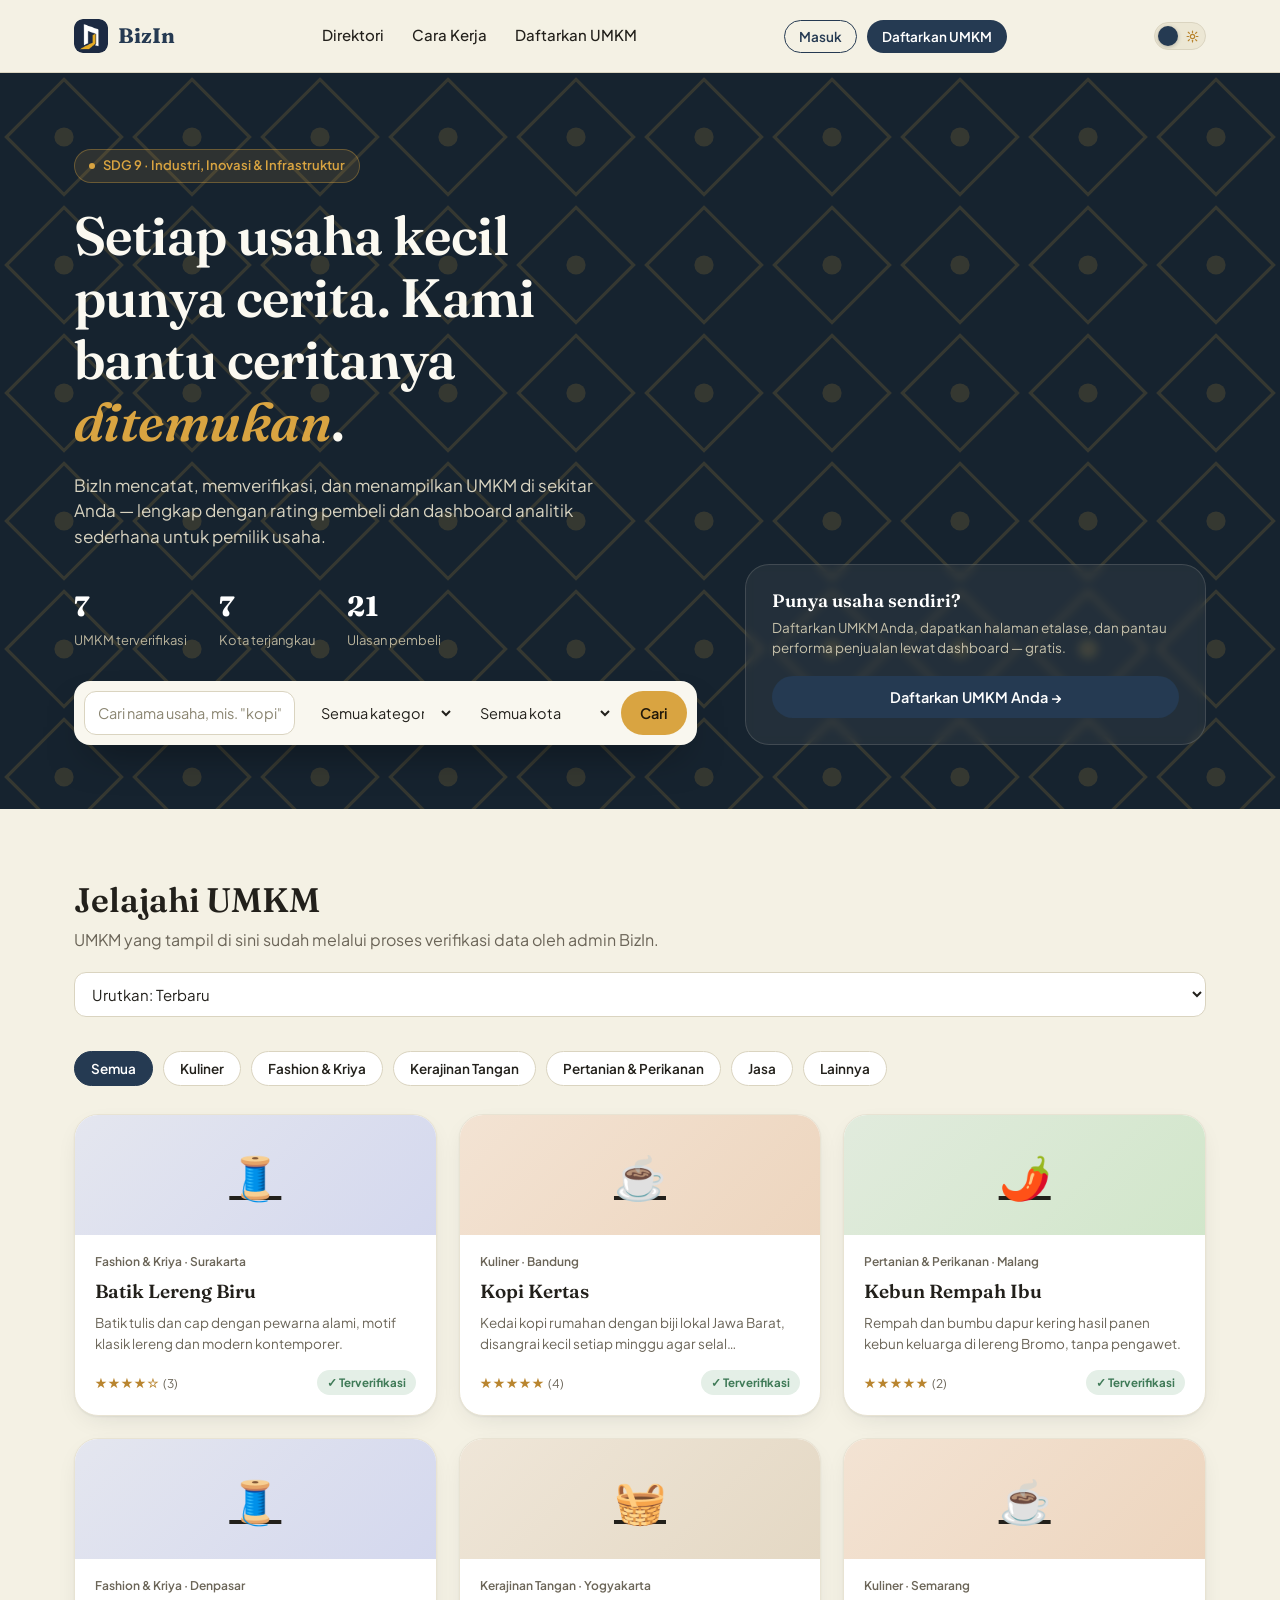
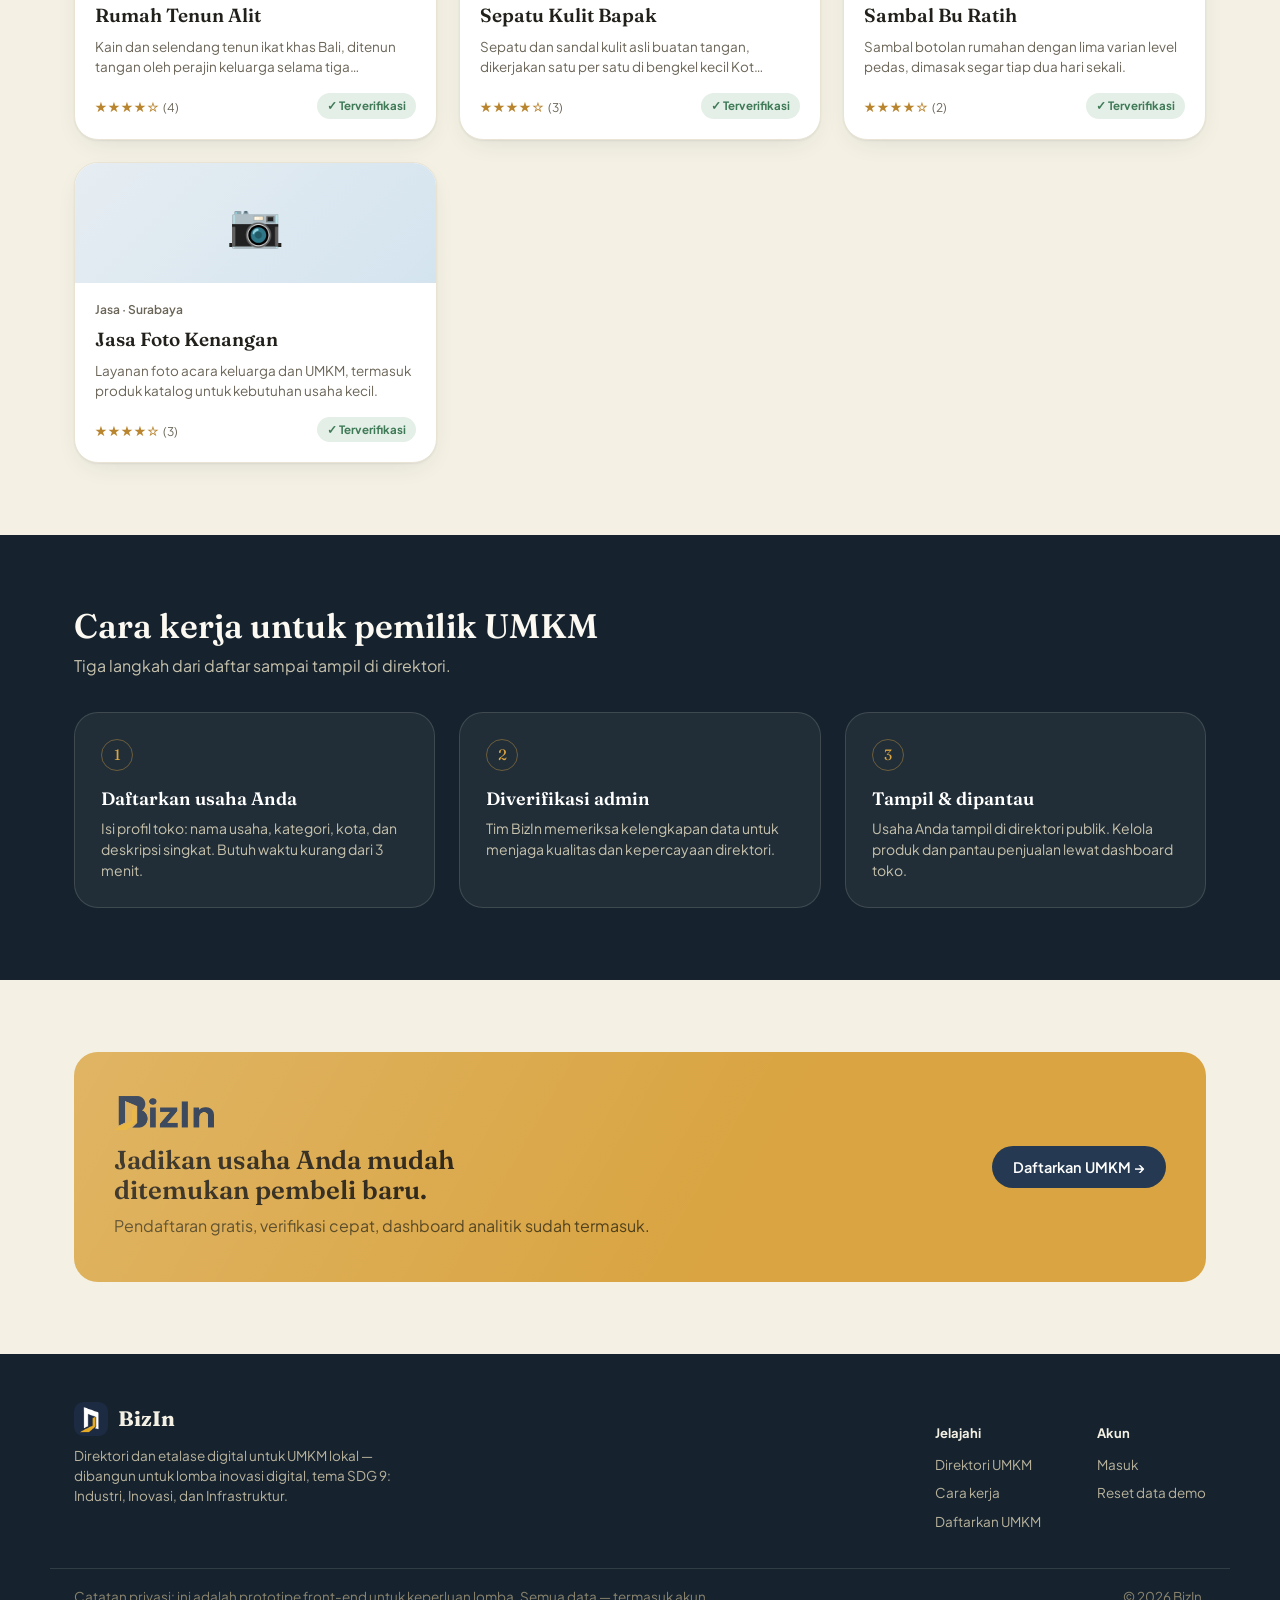
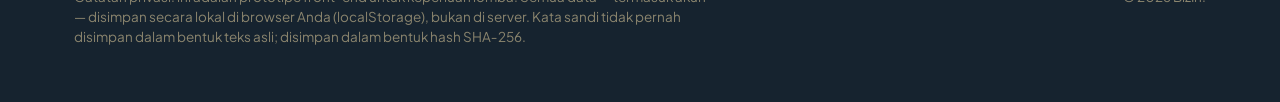
<file: index.html>
<!DOCTYPE html>
<html lang="id">
<head>
<meta charset="UTF-8">
<meta name="viewport" content="width=device-width, initial-scale=1.0">
<title>BizIn — Direktori &amp; Etalase UMKM Digital</title>
<meta name="description" content="BizIn adalah direktori dan etalase UMKM lokal dengan verifikasi admin, sistem rating, dan dashboard analitik sederhana untuk pemilik usaha.">
<link rel="icon" type="image/png" href="[data-uri]">
<link rel="apple-touch-icon" href="[data-uri]">
<meta property="og:image" content="[data-uri]">

<!-- Google Fonts — loaded from CDN, works on any machine with internet -->
<link rel="preconnect" href="https://fonts.googleapis.com">
<link rel="preconnect" href="https://fonts.gstatic.com" crossorigin>
<link href="https://fonts.googleapis.com/css2?family=Fraunces:ital,opsz,wght@0,9..144,400;0,9..144,500;0,9..144,600;0,9..144,700;1,9..144,500&family=Plus+Jakarta+Sans:ital,wght@0,400;0,500;0,600;0,700;0,800;1,400&display=swap" rel="stylesheet">

<!-- All styles in BizIn.css (same folder) -->
<link rel="stylesheet" href="BizIn.css">
</head>
<body>

<!-- ============================================================
     NAVBAR
     ============================================================ -->
<header class="navbar">
  <div class="container">
    <a href="#" class="brand" data-nav="home"><img class="brand-mark" src="[data-uri]" alt="BizIn" width="34" height="34"> BizIn</a>
    <nav class="nav-links" aria-label="Navigasi utama">
      <a href="#direktori" data-scroll="direktori">Direktori</a>
      <a href="#cara-kerja" data-scroll="cara-kerja">Cara Kerja</a>
      <a href="#" data-action="open-register-umkm">Daftarkan UMKM</a>
    </nav>
    <div class="nav-actions" id="nav-actions"></div>

    <!-- Dark / light mode toggle -->
    <button class="theme-toggle" id="theme-toggle" aria-label="Ganti tema" title="Ganti tema gelap/terang">
      <span class="theme-toggle-track">
        <span class="theme-toggle-thumb"></span>
        <span class="theme-icon theme-icon-sun" aria-hidden="true">
          <svg viewBox="0 0 24 24" fill="none" stroke="currentColor" stroke-width="2.2" stroke-linecap="round" stroke-linejoin="round">
            <circle cx="12" cy="12" r="4"/>
            <line x1="12" y1="2"  x2="12" y2="5"/><line x1="12" y1="19" x2="12" y2="22"/>
            <line x1="4.22" y1="4.22"  x2="6.34" y2="6.34"/><line x1="17.66" y1="17.66" x2="19.78" y2="19.78"/>
            <line x1="2"    y1="12"    x2="5"    y2="12"/>  <line x1="19"    y1="12"    x2="22"    y2="12"/>
            <line x1="4.22" y1="19.78" x2="6.34" y2="17.66"/><line x1="17.66" y1="6.34"  x2="19.78" y2="4.22"/>
          </svg>
        </span>
        <span class="theme-icon theme-icon-moon" aria-hidden="true">
          <svg viewBox="0 0 24 24" fill="none" stroke="currentColor" stroke-width="2.2" stroke-linecap="round" stroke-linejoin="round">
            <path d="M21 12.79A9 9 0 1 1 11.21 3 7 7 0 0 0 21 12.79z"/>
          </svg>
        </span>
      </span>
    </button>

    <button class="nav-toggle" id="nav-toggle" aria-label="Buka menu">☰</button>
  </div>
</header>

<main id="app">

  <!-- ==========================================================
       VIEW: HOME
       ========================================================== -->
  <section class="view active" id="view-home">

    <section class="hero">
      <svg class="hero-pattern" viewBox="0 0 400 400" preserveAspectRatio="xMidYMid slice" aria-hidden="true">
        <defs>
          <pattern id="batik" width="40" height="40" patternUnits="userSpaceOnUse">
            <path d="M20 2 L38 20 L20 38 L2 20 Z" fill="none" stroke="#D9A441" stroke-width="1"/>
            <circle cx="20" cy="20" r="3" fill="#D9A441"/>
          </pattern>
        </defs>
        <rect width="400" height="400" fill="url(#batik)"/>
      </svg>

      <div class="container">
        <div>
          <span class="hero-eyebrow"><span class="dot"></span> SDG 9 · Industri, Inovasi &amp; Infrastruktur</span>
          <h1>Setiap usaha kecil punya cerita. Kami bantu ceritanya <em>ditemukan</em>.</h1>
          <p class="hero-sub">BizIn mencatat, memverifikasi, dan menampilkan UMKM di sekitar Anda — lengkap dengan rating pembeli dan dashboard analitik sederhana untuk pemilik usaha.</p>
          <div class="hero-stats" id="hero-stats"></div>

          <form class="search-bar" id="search-form">
            <input type="text" id="search-q" placeholder="Cari nama usaha, mis. &quot;kopi&quot;" aria-label="Cari UMKM">
            <select id="search-kategori" aria-label="Filter kategori">
              <option value="">Semua kategori</option>
            </select>
            <select id="search-kota" aria-label="Filter kota">
              <option value="">Semua kota</option>
            </select>
            <button type="submit" class="btn btn-gold">Cari</button>
          </form>
        </div>

        <div class="hero-side">
          <h3>Punya usaha sendiri?</h3>
          <p>Daftarkan UMKM Anda, dapatkan halaman etalase, dan pantau performa penjualan lewat dashboard — gratis.</p>
          <button class="btn btn-primary btn-block" data-action="open-register-umkm">Daftarkan UMKM Anda →</button>
        </div>
      </div>
    </section>

    <section class="section" id="direktori">
      <div class="container">
        <div class="section-head">
          <div>
            <h2>Jelajahi UMKM</h2>
            <p>UMKM yang tampil di sini sudah melalui proses verifikasi data oleh admin BizIn.</p>
          </div>
          <select id="sort-select" aria-label="Urutkan">
            <option value="terbaru">Urutkan: Terbaru</option>
            <option value="rating">Rating tertinggi</option>
            <option value="nama">Nama A–Z</option>
          </select>
        </div>
        <div class="pill-row" id="kategori-pills"></div>
        <div class="directory-grid" id="directory-grid"></div>
      </div>
    </section>

    <section class="section section-dark" id="cara-kerja">
      <div class="container">
        <div class="section-head">
          <div>
            <h2 style="color:#FBF9F1">Cara kerja untuk pemilik UMKM</h2>
            <p>Tiga langkah dari daftar sampai tampil di direktori.</p>
          </div>
        </div>
        <div class="steps">
          <div class="step">
            <div class="step-num">1</div>
            <h4>Daftarkan usaha Anda</h4>
            <p>Isi profil toko: nama usaha, kategori, kota, dan deskripsi singkat. Butuh waktu kurang dari 3 menit.</p>
          </div>
          <div class="step">
            <div class="step-num">2</div>
            <h4>Diverifikasi admin</h4>
            <p>Tim BizIn memeriksa kelengkapan data untuk menjaga kualitas dan kepercayaan direktori.</p>
          </div>
          <div class="step">
            <div class="step-num">3</div>
            <h4>Tampil &amp; dipantau</h4>
            <p>Usaha Anda tampil di direktori publik. Kelola produk dan pantau penjualan lewat dashboard toko.</p>
          </div>
        </div>
      </div>
    </section>

    <section class="section">
      <div class="container">
        <div class="cta-band">
          <div>
            <img class="cta-logo" src="[data-uri]" alt="BizIn" width="150" height="51">
            <h3>Jadikan usaha Anda mudah ditemukan pembeli baru.</h3>
            <p>Pendaftaran gratis, verifikasi cepat, dashboard analitik sudah termasuk.</p>
          </div>
          <button class="btn btn-primary" data-action="open-register-umkm">Daftarkan UMKM →</button>
        </div>
      </div>
    </section>

  </section><!-- /view-home -->

  <!-- ==========================================================
       VIEW: DETAIL UMKM
       ========================================================== -->
  <section class="view" id="view-detail">
    <div class="detail-hero">
      <div class="container">
        <a href="#" class="back-link" data-nav="home">← Kembali ke direktori</a>
        <div class="detail-top">
          <div class="detail-emoji" id="detail-emoji"></div>
          <div>
            <span class="badge badge-verified">✓ Terverifikasi</span>
            <h1 id="detail-nama" style="color:#fff; font-size:30px; margin-top:8px;"></h1>
            <div class="detail-meta">
              <span id="detail-kategori"></span>
              <span>·</span>
              <span id="detail-kota"></span>
              <span>·</span>
              <span class="stars" id="detail-stars"></span>
              <span id="detail-rating-text"></span>
            </div>
          </div>
        </div>
      </div>
    </div>

    <div class="container">
      <div class="detail-layout">
        <div>
          <div class="panel">
            <h4>Tentang usaha ini</h4>
            <p id="detail-desc" style="color:var(--muted); font-size:14.5px;"></p>
          </div>
          <div class="panel">
            <h4>Produk</h4>
            <div id="detail-produk"></div>
          </div>
          <div class="panel">
            <h4>Ulasan pembeli (<span id="detail-review-count">0</span>)</h4>
            <div id="detail-reviews"></div>
          </div>
        </div>
        <div>
          <div class="panel">
            <h4>Beri rating &amp; ulasan</h4>
            <form id="rating-form">
              <div class="form-group">
                <label for="rating-nama">Nama Anda</label>
                <input type="text" id="rating-nama" maxlength="60" required>
                <div class="form-error">Nama wajib diisi.</div>
              </div>
              <div class="form-group">
                <label>Rating</label>
                <div class="star-input" id="rating-star-input" data-value="0">
                  <button type="button" data-star="1" aria-label="1 bintang">★</button>
                  <button type="button" data-star="2" aria-label="2 bintang">★</button>
                  <button type="button" data-star="3" aria-label="3 bintang">★</button>
                  <button type="button" data-star="4" aria-label="4 bintang">★</button>
                  <button type="button" data-star="5" aria-label="5 bintang">★</button>
                </div>
                <div class="form-error" id="rating-star-error">Pilih rating minimal 1 bintang.</div>
              </div>
              <div class="form-group">
                <label for="rating-komentar">Ulasan (opsional)</label>
                <textarea id="rating-komentar" maxlength="240" placeholder="Bagaimana pengalaman Anda?"></textarea>
              </div>
              <button type="submit" class="btn btn-primary btn-block">Kirim ulasan</button>
            </form>
          </div>
        </div>
      </div>
    </div>
    <div style="height:60px"></div>
  </section><!-- /view-detail -->

  <!-- ==========================================================
       VIEW: DASHBOARD OWNER
       ========================================================== -->
  <section class="view" id="view-owner">
    <div class="dash-shell">
      <aside class="dash-sidebar">
        <div class="dash-owner-name" id="owner-toko-nama">Toko</div>
        <div class="dash-owner-role">Dashboard Pemilik UMKM</div>
        <nav class="dash-nav" id="owner-nav">
          <a href="#" data-dashtab="ringkasan" class="active">📊 Ringkasan</a>
          <a href="#" data-dashtab="produk">📦 Produk</a>
          <a href="#" data-dashtab="profil">🏬 Profil Toko</a>
          <a href="#" data-nav="home">🌐 Lihat direktori</a>
          <button data-action="logout">↩ Keluar</button>
        </nav>
      </aside>
      <div class="dash-main">

        <div class="dash-tab active" id="owner-tab-ringkasan">
          <div class="dash-head">
            <h2>Ringkasan performa</h2>
            <span class="badge" id="owner-status-badge"></span>
          </div>
          <div class="stat-grid">
            <div class="stat-card"><span>Total pendapatan</span><b id="stat-pendapatan">Rp0</b></div>
            <div class="stat-card"><span>Produk terjual</span><b id="stat-terjual">0</b></div>
            <div class="stat-card"><span>Rating rata-rata</span><b id="stat-rating">–</b></div>
            <div class="stat-card"><span>Jumlah produk</span><b id="stat-produk">0</b></div>
          </div>
          <div class="chart-grid">
            <div class="chart-card">
              <h4>Penjualan 14 hari terakhir</h4>
              <p class="form-hint">Total nilai transaksi (Rp) per hari.</p>
              <canvas id="chart-trend" height="220"></canvas>
            </div>
            <div class="chart-card">
              <h4>Produk terlaris</h4>
              <p class="form-hint">Berdasarkan jumlah unit terjual.</p>
              <canvas id="chart-produk" height="220"></canvas>
            </div>
          </div>
        </div>

        <div class="dash-tab" id="owner-tab-produk">
          <div class="dash-head"><h2>Kelola produk</h2></div>
          <form class="quick-form" id="add-produk-form">
            <div class="form-group">
              <label for="produk-nama">Nama produk</label>
              <input type="text" id="produk-nama" maxlength="60" required>
            </div>
            <div class="form-group">
              <label for="produk-harga">Harga (Rp)</label>
              <input type="number" id="produk-harga" min="100" required>
            </div>
            <button type="submit" class="btn btn-primary">+ Tambah produk</button>
          </form>
          <div class="panel">
            <table>
              <thead><tr><th>Produk</th><th>Harga</th><th>Terjual</th><th>Catat penjualan</th><th></th></tr></thead>
              <tbody id="produk-table-body"></tbody>
            </table>
          </div>
        </div>

        <div class="dash-tab" id="owner-tab-profil">
          <div class="dash-head"><h2>Profil toko</h2></div>
          <div class="panel" style="max-width:520px;">
            <form id="profil-form">
              <div class="form-group">
                <label for="profil-nama">Nama usaha</label>
                <input type="text" id="profil-nama" maxlength="60" required>
              </div>
              <div class="form-row">
                <div class="form-group">
                  <label for="profil-kategori">Kategori</label>
                  <select id="profil-kategori" required></select>
                </div>
                <div class="form-group">
                  <label for="profil-kota">Kota</label>
                  <input type="text" id="profil-kota" maxlength="40" required>
                </div>
              </div>
              <div class="form-group">
                <label for="profil-deskripsi">Deskripsi</label>
                <textarea id="profil-deskripsi" maxlength="280" required></textarea>
              </div>
              <button type="submit" class="btn btn-primary">Simpan perubahan</button>
            </form>
          </div>
        </div>

      </div>
    </div>
  </section><!-- /view-owner -->

  <!-- ==========================================================
       VIEW: DASHBOARD ADMIN
       ========================================================== -->
  <section class="view" id="view-admin">
    <div class="dash-shell">
      <aside class="dash-sidebar">
        <div class="dash-owner-name">Admin BizIn</div>
        <div class="dash-owner-role">Panel Administrator</div>
        <nav class="dash-nav">
          <a href="#" data-dashtab-admin="verifikasi" class="active">🛡 Verifikasi</a>
          <a href="#" data-dashtab-admin="semua">📋 Semua UMKM</a>
          <a href="#" data-dashtab-admin="ringkasan">📈 Statistik</a>
          <a href="#" data-nav="home">🌐 Lihat direktori</a>
          <button data-action="logout">↩ Keluar</button>
        </nav>
      </aside>
      <div class="dash-main">

        <div class="dash-tab active" id="admin-tab-verifikasi">
          <div class="dash-head"><h2>Menunggu verifikasi</h2></div>
          <div id="admin-pending-list"></div>
        </div>

        <div class="dash-tab" id="admin-tab-semua">
          <div class="dash-head"><h2>Semua UMKM</h2></div>
          <div class="panel">
            <table>
              <thead><tr><th>Nama usaha</th><th>Kategori</th><th>Kota</th><th>Status</th><th></th></tr></thead>
              <tbody id="admin-all-table-body"></tbody>
            </table>
          </div>
        </div>

        <div class="dash-tab" id="admin-tab-ringkasan">
          <div class="dash-head"><h2>Statistik platform</h2></div>
          <div class="stat-grid">
            <div class="stat-card"><span>Total UMKM</span><b id="admin-stat-total">0</b></div>
            <div class="stat-card"><span>Terverifikasi</span><b id="admin-stat-verified">0</b></div>
            <div class="stat-card"><span>Menunggu</span><b id="admin-stat-pending">0</b></div>
            <div class="stat-card"><span>Total ulasan</span><b id="admin-stat-ratings">0</b></div>
          </div>
          <div class="chart-grid">
            <div class="chart-card">
              <h4>UMKM per kategori</h4>
              <p class="form-hint">Jumlah UMKM terverifikasi tiap kategori.</p>
              <canvas id="chart-admin-kategori" height="220"></canvas>
            </div>
          </div>
        </div>

      </div>
    </div>
  </section><!-- /view-admin -->

</main>

<!-- ============================================================
     FOOTER
     ============================================================ -->
<footer class="footer">
  <div class="container">
    <div class="footer-brand">
      <div class="brand"><img class="brand-mark" src="[data-uri]" alt="BizIn" width="34" height="34"> BizIn</div>
      <p>Direktori dan etalase digital untuk UMKM lokal — dibangun untuk lomba inovasi digital, tema SDG 9: Industri, Inovasi, dan Infrastruktur.</p>
    </div>
    <div class="footer-cols">
      <div class="footer-col">
        <h5>Jelajahi</h5>
        <a href="#direktori" data-scroll="direktori">Direktori UMKM</a>
        <a href="#cara-kerja" data-scroll="cara-kerja">Cara kerja</a>
        <a href="#" data-action="open-register-umkm">Daftarkan UMKM</a>
      </div>
      <div class="footer-col">
        <h5>Akun</h5>
        <a href="#" data-action="open-login">Masuk</a>
        <a href="#" data-action="reset-demo">Reset data demo</a>
      </div>
    </div>
  </div>
  <div class="container footer-bottom">
    <p class="footer-note">Catatan privasi: ini adalah prototipe front-end untuk keperluan lomba. Semua data — termasuk akun — disimpan secara lokal di browser Anda (localStorage), bukan di server. Kata sandi tidak pernah disimpan dalam bentuk teks asli; disimpan dalam bentuk hash SHA‑256.</p>
    <p>© 2026 BizIn.</p>
  </div>
</footer>

<!-- ============================================================
     AUTH MODAL
     ============================================================ -->
<div class="overlay hidden" id="auth-overlay">
  <div class="modal" role="dialog" aria-modal="true" aria-labelledby="auth-title">
    <button class="modal-close" data-action="close-modal" aria-label="Tutup">✕</button>
    <div class="modal-logo"><img src="[data-uri]" alt="BizIn" width="120" height="152"></div>
    <div class="modal-head">
      <h3 id="auth-title">Masuk</h3>
    </div>
    <div class="tab-switch">
      <button type="button" class="active" data-authtab="login">Masuk</button>
      <button type="button" data-authtab="register">Daftarkan UMKM</button>
    </div>

    <!-- LOGIN -->
    <form id="login-form">
      <div class="form-group">
        <label for="login-username">Username</label>
        <input type="text" id="login-username" required autocomplete="username">
      </div>
      <div class="form-group">
        <label for="login-password">Kata sandi</label>
        <div class="pw-wrap">
          <input type="password" id="login-password" required autocomplete="current-password">
          <button type="button" class="pw-eye" aria-label="Tampilkan kata sandi" data-pw-toggle="login-password">
            <svg viewBox="0 0 24 24" fill="none" stroke="currentColor" stroke-width="2" stroke-linecap="round" stroke-linejoin="round" aria-hidden="true">
              <path d="M1 12s4-7 11-7 11 7 11 7-4 7-11 7S1 12 1 12z"/><circle cx="12" cy="12" r="3"/>
            </svg>
          </button>
        </div>
        <div class="form-error" id="login-error">Username atau kata sandi salah.</div>
      </div>
      <button type="submit" class="btn btn-primary btn-block">Masuk</button>
      <div class="demo-box">
        <b>Akun demo</b><br>
        Admin — user: <b>admin</b> · sandi: <b>admin123</b><br>
        Pemilik UMKM — user: <b>siti</b> · sandi: <b>siti123</b>
      </div>
    </form>

    <!-- REGISTER -->
    <form id="register-form" class="hidden">
      <div class="form-group">
        <label for="reg-nama-usaha">Nama usaha</label>
        <input type="text" id="reg-nama-usaha" maxlength="60" required>
      </div>
      <div class="form-row">
        <div class="form-group">
          <label for="reg-kategori">Kategori</label>
          <select id="reg-kategori" required></select>
        </div>
        <div class="form-group">
          <label for="reg-kota">Kota</label>
          <input type="text" id="reg-kota" maxlength="40" required>
        </div>
      </div>
      <div class="form-group">
        <label for="reg-deskripsi">Deskripsi singkat</label>
        <textarea id="reg-deskripsi" maxlength="200" required placeholder="Ceritakan usaha Anda dalam 1–2 kalimat"></textarea>
      </div>
      <div class="form-row">
        <div class="form-group">
          <label for="reg-username">Username</label>
          <input type="text" id="reg-username" maxlength="24" required autocomplete="username">
          <div class="form-error" id="reg-username-error">Username sudah dipakai.</div>
        </div>
        <div class="form-group">
          <label for="reg-password">Kata sandi</label>
          <div class="pw-wrap">
            <input type="password" id="reg-password" minlength="6" required autocomplete="new-password">
            <button type="button" class="pw-eye" aria-label="Tampilkan kata sandi" data-pw-toggle="reg-password">
              <svg viewBox="0 0 24 24" fill="none" stroke="currentColor" stroke-width="2" stroke-linecap="round" stroke-linejoin="round" aria-hidden="true">
                <path d="M1 12s4-7 11-7 11 7 11 7-4 7-11 7S1 12 1 12z"/><circle cx="12" cy="12" r="3"/>
              </svg>
            </button>
          </div>
          <div class="form-hint">Minimal 6 karakter.</div>
        </div>
      </div>
      <button type="submit" class="btn btn-primary btn-block">Daftarkan usaha saya</button>
      <p class="form-hint" style="margin-top:12px;">Usaha Anda akan tampil di direktori publik setelah diverifikasi admin.</p>
    </form>
  </div>
</div>

<!-- Theme wipe overlay (clip-path circle expand — see BizIn.css / BizIn.js) -->
<div id="theme-wipe" aria-hidden="true"><div class="wipe-circle"></div></div>

<!-- Toast notifications -->
<div id="toast-wrap" aria-live="polite"></div>

<!-- All logic in BizIn.js (same folder — no absolute paths, works anywhere) -->
<script src="BizIn.js"></script>
</body>
</html>
</file>
<file: BizIn.css>
/* =========================================================
   0. DESIGN TOKENS
   ========================================================= */
:root{
  --ink:        #16232F;
  --ink-soft:   #21334480;
  --indigo:     #253A52;
  --indigo-2:   #32506F;
  --paper:      #F4F1E4;
  --paper-2:    #ECE7D4;
  --card:       #FFFFFF;
  --gold:       #D9A441;
  --gold-dark:  #B9852F;
  --clay:       #A8442E;
  --jade:       #3F7A57;
  --jade-soft:  #E4EFE7;
  --gold-soft:  #FBF0DF;
  --gold-badge-text: #8C6423;
  --danger-soft:#F6E2DE;
  --ink-text:   #22201B;
  --muted:      #6B6558;
  --line:       #DAD4C0;
  --line-soft:  #E8E3D3;
  --danger:     #B23A2E;
  --radius-s:   8px;
  --radius-m:   16px;
  --radius-l:   24px;
  --shadow-card: 0 1px 2px rgba(22,35,47,.06), 0 8px 28px -12px rgba(22,35,47,.16);
  --font-display: 'Fraunces', Georgia, 'Times New Roman', serif;
  --font-body: 'Plus Jakarta Sans', -apple-system, BlinkMacSystemFont, 'Segoe UI', sans-serif;
  --theme-speed: .4s;
}

/* =========================================================
   DARK MODE TOKENS
   ========================================================= */
body.dark{
  --ink:        #0D1824;
  --indigo:     #4A7FAF;
  --indigo-2:   #5A92C4;
  --paper:      #141E28;
  --paper-2:    #1C2A38;
  --card:       #1E2D3D;
  --gold:       #D9A441;
  --gold-dark:  #E8B84B;
  --jade:       #4E9C6A;
  --jade-soft:  #1A3328;
  --gold-soft:  #3A2A12;
  --gold-badge-text: var(--gold-dark);
  --danger-soft:#130706;
  --ink-text:   #E8E3D6;
  --muted:      #8A9BAC;
  --line:       #2A3D52;
  --line-soft:  #243446;
  --danger:     #CF4F42;
  --shadow-card: 0 1px 2px rgba(0,0,0,.2), 0 8px 28px -12px rgba(0,0,0,.4);
}

/* Smooth theme transition on all elements */
body, body *{
  transition:
    background-color var(--theme-speed) cubic-bezier(.4,0,.2,1),
    border-color     var(--theme-speed) cubic-bezier(.4,0,.2,1),
    color            var(--theme-speed) cubic-bezier(.4,0,.2,1),
    box-shadow       var(--theme-speed) cubic-bezier(.4,0,.2,1);
}
.anim-fade-up, .umkm-card, .btn, .step, .toast{
  transition:
    background-color var(--theme-speed) cubic-bezier(.4,0,.2,1),
    border-color     var(--theme-speed) cubic-bezier(.4,0,.2,1),
    color            var(--theme-speed) cubic-bezier(.4,0,.2,1),
    box-shadow       var(--theme-speed) cubic-bezier(.4,0,.2,1),
    opacity .55s cubic-bezier(.22,1,.36,1),
    transform .55s cubic-bezier(.22,1,.36,1);
}

*,*::before,*::after{ box-sizing:border-box; }
html{ scroll-behavior:smooth; }
body{
  margin:0;
  font-family:var(--font-body);
  color:var(--ink-text);
  background:var(--paper);
  line-height:1.5;
  -webkit-font-smoothing:antialiased;
}
img,canvas,svg{ display:block; max-width:100%; }
a{ color:inherit; }
button{ font-family:inherit; cursor:pointer; }
h1,h2,h3,h4{ font-family:var(--font-display); font-weight:600; line-height:1.15; margin:0; }
p{ margin:0; }
ul{ margin:0; padding:0; list-style:none; }
input,select,textarea{ font-family:inherit; font-size:15px; }

:focus-visible{ outline:2.5px solid var(--gold-dark); outline-offset:2px; border-radius:4px; }

@media (prefers-reduced-motion: reduce){
  *{ animation-duration:.001ms !important; animation-iteration-count:1 !important; transition-duration:.001ms !important; scroll-behavior:auto !important; }
}

/* =========================================================
   ANIMATION UTILITIES
   ========================================================= */
.anim-fade-up{
  opacity:0;
  transform:translateY(24px);
  transition:opacity .55s cubic-bezier(.22,1,.36,1), transform .55s cubic-bezier(.22,1,.36,1);
}
.anim-fade-up.visible{
  opacity:1;
  transform:translateY(0);
}
.anim-stagger > * { opacity:0; transform:translateY(20px); transition:opacity .5s cubic-bezier(.22,1,.36,1), transform .5s cubic-bezier(.22,1,.36,1); }
.anim-stagger.visible > *:nth-child(1){ opacity:1; transform:none; transition-delay:.05s; }
.anim-stagger.visible > *:nth-child(2){ opacity:1; transform:none; transition-delay:.15s; }
.anim-stagger.visible > *:nth-child(3){ opacity:1; transform:none; transition-delay:.25s; }
.anim-stagger.visible > *:nth-child(4){ opacity:1; transform:none; transition-delay:.35s; }
.anim-stagger.visible > *:nth-child(5){ opacity:1; transform:none; transition-delay:.45s; }
.anim-stagger.visible > *:nth-child(n+6){ opacity:1; transform:none; transition-delay:.5s; }

.container{ width:100%; max-width:1180px; margin:0 auto; padding:0 24px; }
.hidden{ display:none !important; }
.visually-hidden{ position:absolute; width:1px; height:1px; overflow:hidden; clip:rect(0 0 0 0); white-space:nowrap; }

/* =========================================================
   1. NAVBAR
   ========================================================= */
.navbar{
  position:sticky; top:0; z-index:60;
  background:rgba(244,241,228,.9);
  backdrop-filter:blur(10px);
  border-bottom:1px solid var(--line);
  transition:box-shadow .25s ease, background var(--theme-speed) cubic-bezier(.4,0,.2,1), border-color var(--theme-speed) cubic-bezier(.4,0,.2,1);
}
body.dark .navbar{ background:rgba(20,30,40,.92); }
.navbar.scrolled{ box-shadow:0 2px 16px -4px rgba(22,35,47,.18); }
body.dark .navbar.scrolled{ box-shadow:0 2px 20px -4px rgba(0,0,0,.5); }
.navbar .container{ display:flex; align-items:center; justify-content:space-between; height:72px; gap:20px; }
.brand{ display:flex; align-items:center; gap:10px; font-family:var(--font-display); font-weight:700; font-size:21px; color:var(--indigo); text-decoration:none; }
.brand-mark{ width:34px; height:34px; border-radius:9px; flex:none; object-fit:contain; display:block; }
.nav-links{ display:flex; align-items:center; gap:28px; font-size:15px; font-weight:500; }
.nav-links a{ text-decoration:none; color:var(--ink-text); padding:6px 0; border-bottom:2px solid transparent; }
.nav-links a:hover{ color:var(--indigo); }
.nav-actions{ display:flex; align-items:center; gap:10px; }
.nav-user{ display:flex; align-items:center; gap:10px; }
.nav-user-name{ font-size:14px; font-weight:600; }
.nav-user-role{ font-size:11.5px; color:var(--muted); }
.nav-toggle{ display:none; background:none; border:1px solid var(--line); border-radius:10px; padding:8px 10px; }

/* =========================================================
   DARK MODE TOGGLE
   ========================================================= */
.theme-toggle{
  background:none; border:none; padding:0; cursor:pointer;
  display:flex; align-items:center;
}
.theme-toggle-track{
  width:52px; height:28px; border-radius:999px;
  background:var(--paper-2);
  border:1.5px solid var(--line);
  position:relative;
  display:flex; align-items:center;
  transition:background var(--theme-speed) cubic-bezier(.4,0,.2,1), border-color var(--theme-speed) cubic-bezier(.4,0,.2,1);
  overflow:hidden;
}
body.dark .theme-toggle-track{ background:#1E2D3D; border-color:#2A3D52; }
.theme-toggle-track::after{
  content:'';
  position:absolute; inset:-6px;
  border-radius:999px;
  border:1.5px solid var(--gold-dark);
  opacity:0;
  transform:scale(.8);
  pointer-events:none;
}
.theme-toggle-track.pulse::after{
  animation:track-pulse .5s cubic-bezier(.22,.61,.36,1);
}
@keyframes track-pulse{
  0%   { opacity:.55; transform:scale(.8); }
  100% { opacity:0;   transform:scale(1.35); }
}
.theme-toggle-thumb{
  position:absolute; left:3px;
  width:20px; height:20px; border-radius:50%;
  background:var(--indigo);
  transition:transform .38s cubic-bezier(.34,1.56,.64,1), background .35s ease;
  z-index:1;
  box-shadow:0 1px 4px rgba(0,0,0,.25);
}
body.dark .theme-toggle-thumb{ transform:translateX(24px); background:var(--gold); }
.theme-icon{
  position:absolute;
  display:flex; align-items:center; justify-content:center;
  width:16px; height:16px;
  transition:opacity .25s ease, transform .3s cubic-bezier(.22,1,.36,1);
}
.theme-icon svg{ width:13px; height:13px; }
.theme-icon-sun{ right:5px; color:var(--gold-dark); opacity:1; }
.theme-icon-moon{ left:5px; color:#8AACCE; opacity:0; transform:scale(.6) rotate(-30deg); }
body.dark .theme-icon-sun{ opacity:0; transform:scale(.6) rotate(30deg); }
body.dark .theme-icon-moon{ opacity:1; transform:scale(1) rotate(0deg); }

/* =========================================================
   THEME WIPE — circular reveal from toggle origin
   Uses a transform:scale() circle (GPU-accelerated) instead of
   an animated clip-path, which is far smoother on lower-power
   hardware since it avoids per-frame clip-mask recomputation.
   ========================================================= */
#theme-wipe{
  position:fixed; inset:0; z-index:9998;
  pointer-events:none;
  overflow:hidden;
}
#theme-wipe .wipe-circle{
  position:absolute;
  left:var(--wx,50%); top:var(--wy,50%);
  width:300vmax; height:300vmax;
  margin-left:-150vmax; margin-top:-150vmax;
  border-radius:50%;
  transform:scale(0);
  transform-origin:center;
  will-change:transform;
}
#theme-wipe .wipe-circle::before{
  /* soft leading-edge glow that travels with the circle's rim */
  content:'';
  position:absolute; inset:0;
  border-radius:50%;
  box-shadow:0 0 0 2px rgba(255,255,255,.05) inset;
  background:radial-gradient(circle at center, transparent 0%, transparent 68%, rgba(255,255,255,.05) 69%, transparent 78%);
}
#theme-wipe.wipe-active .wipe-circle{
  animation:theme-wipe-expand .68s cubic-bezier(.22,.61,.36,1) forwards;
}
@keyframes theme-wipe-expand{
  0%   { transform:scale(0); }
  100% { transform:scale(1); }
}
/* Brief diagonal sheen, timed to the visible portion of the reveal */
#theme-wipe .wipe-circle::after{
  content:'';
  position:absolute; inset:0;
  border-radius:50%;
  background:linear-gradient(135deg, transparent 42%, rgba(255,255,255,.10) 50%, transparent 58%);
  opacity:0;
}
#theme-wipe.wipe-active .wipe-circle::after{
  animation:wipe-sheen .68s cubic-bezier(.22,.61,.36,1) forwards;
}
@keyframes wipe-sheen{
  0%   { opacity:0; }
  35%  { opacity:1; }
  70%  { opacity:0; }
  100% { opacity:0; }
}

/* =========================================================
   BUTTONS
   ========================================================= */
.btn{ display:inline-flex; align-items:center; justify-content:center; gap:8px; border-radius:999px; border:1px solid transparent; padding:11px 20px; font-size:14.5px; font-weight:600; transition:transform .12s ease, background .15s ease, border-color .15s ease, box-shadow .15s ease; text-decoration:none; white-space:nowrap; position:relative; overflow:hidden; }
.btn:active{ transform:scale(.97); }
.btn-primary{ background:var(--indigo); color:#fff; }
.btn-primary:hover{ background:var(--indigo-2); box-shadow:0 4px 14px -4px rgba(37,58,82,.45); }
.btn-gold{ background:var(--gold); color:#20180A; }
.btn-gold:hover{ background:var(--gold-dark); box-shadow:0 4px 14px -4px rgba(217,164,65,.5); }
.btn-outline{ background:transparent; border-color:var(--indigo); color:var(--indigo); }
.btn-outline:hover{ background:var(--indigo); color:#fff; }
.btn-ghost{ background:transparent; color:var(--ink-text); border-color:transparent; }
.btn-ghost:hover{ background:var(--paper-2); }
.btn-danger-outline{ background:transparent; border-color:var(--danger); color:var(--danger); }
.btn-danger-outline:hover{ background:var(--danger); color:#fff; }
.btn-sm{ padding:7px 14px; font-size:13.5px; }
.btn-block{ width:100%; }
.btn:disabled{ opacity:.5; cursor:not-allowed; }

.btn-ripple{ position:absolute; border-radius:50%; background:rgba(255,255,255,.35); transform:scale(0); animation:ripple-anim .5s linear; pointer-events:none; }
@keyframes ripple-anim{ to{ transform:scale(4); opacity:0; } }

/* =========================================================
   2. HERO
   ========================================================= */
.hero{
  position:relative; overflow:hidden;
  background:var(--ink);
  color:#F4F1E4;
  padding:76px 0 64px;
}
.hero-pattern{ position:absolute; inset:0; opacity:.16; pointer-events:none; transition:transform .1s linear; }
.hero .container{ position:relative; display:grid; grid-template-columns:1.15fr .85fr; gap:48px; align-items:end; }
.hero-eyebrow{ display:inline-flex; align-items:center; gap:8px; font-size:13px; font-weight:600; color:var(--gold); background:rgba(217,164,65,.12); border:1px solid rgba(217,164,65,.35); padding:6px 14px; border-radius:999px; margin-bottom:22px; animation:hero-fade-up .7s .1s cubic-bezier(.22,1,.36,1) both; }
.hero-eyebrow .dot{ width:6px; height:6px; border-radius:50%; background:var(--gold); animation:pulse-dot 2s ease-in-out infinite; }
@keyframes pulse-dot{ 0%,100%{ box-shadow:0 0 0 0 rgba(217,164,65,.6); } 50%{ box-shadow:0 0 0 5px rgba(217,164,65,0); } }
.hero h1{ font-size:clamp(34px,4.6vw,54px); font-weight:600; letter-spacing:-.01em; max-width:15ch; color:#FBF9F1; animation:hero-fade-up .7s .22s cubic-bezier(.22,1,.36,1) both; }
.hero h1 em{ font-style:italic; color:var(--gold); }
.hero-sub{ margin-top:20px; font-size:17px; color:#D8D3C0; max-width:46ch; animation:hero-fade-up .7s .34s cubic-bezier(.22,1,.36,1) both; }
.hero-stats{ display:flex; gap:32px; margin-top:36px; flex-wrap:wrap; animation:hero-fade-up .7s .46s cubic-bezier(.22,1,.36,1) both; }
@keyframes hero-fade-up{ from{ opacity:0; transform:translateY(18px); } to{ opacity:1; transform:none; } }
.hero-stat b{ display:block; font-family:var(--font-display); font-size:28px; color:#fff; }
.hero-stat span{ font-size:13px; color:#B9B39C; }
.hero-side{ background:rgba(244,241,228,.06); border:1px solid rgba(244,241,228,.14); border-radius:var(--radius-l); padding:26px; backdrop-filter:blur(4px); animation:hero-fade-up .7s .5s cubic-bezier(.22,1,.36,1) both; }
.hero-side h3{ color:#fff; font-size:18px; margin-bottom:6px; }
.hero-side p{ font-size:13.5px; color:#C7C2AC; margin-bottom:18px; }

.search-bar{ margin-top:30px; background:#F9F7EF; border-radius:16px; padding:10px; display:grid; grid-template-columns:1.4fr 1fr 1fr auto; gap:8px; box-shadow:0 20px 40px -18px rgba(0,0,0,.5); animation:hero-fade-up .7s .56s cubic-bezier(.22,1,.36,1) both; }
.search-bar input, .search-bar select{ border:none; background:transparent; padding:12px 14px; font-size:14.5px; color:#22201B; border-radius:10px; }
.search-bar input::placeholder{ color:#8A8571; opacity:1; }
.search-bar input:focus, .search-bar select:focus{ background:#EFEBDA; outline:none; }
.search-bar .btn{ padding:12px 18px; }

/* =========================================================
   3. SECTIONS / TYPOGRAPHY
   ========================================================= */
.section{ padding:72px 0; }
.section-alt{ background:var(--paper-2); }
.section-dark{ background:var(--ink); color:#F4F1E4; }
.section-head{ display:flex; justify-content:space-between; align-items:flex-end; gap:20px; margin-bottom:34px; flex-wrap:wrap; }
.section-head h2{ font-size:clamp(26px,3vw,34px); }
.section-head p{ color:var(--muted); margin-top:8px; max-width:52ch; }
.section-dark .section-head p{ color:#C7C2AC; }

.pill-row{ display:flex; gap:10px; flex-wrap:wrap; margin-bottom:28px; }
.pill{ border:1px solid var(--line); background:var(--card); padding:8px 16px; border-radius:999px; font-size:13.5px; font-weight:600; color:var(--ink-text); cursor:pointer; }
.pill.active{ background:var(--indigo); border-color:var(--indigo); color:#fff; }
.pill:hover{ border-color:var(--indigo); }

/* Directory grid */
.directory-grid{ display:grid; grid-template-columns:repeat(3,1fr); gap:22px; }
.umkm-card{ background:var(--card); border:1px solid var(--line-soft); border-radius:var(--radius-l); overflow:hidden; box-shadow:var(--shadow-card); display:flex; flex-direction:column; text-align:left; transition:transform .22s cubic-bezier(.22,1,.36,1), box-shadow .22s ease; }
.umkm-card:hover{ transform:translateY(-5px); box-shadow:0 4px 8px rgba(22,35,47,.06), 0 20px 40px -12px rgba(22,35,47,.22); }
.umkm-card-top{ height:120px; display:flex; align-items:center; justify-content:center; font-size:42px; position:relative; transition:filter .2s ease; }
.umkm-card:hover .umkm-card-top{ filter:brightness(1.06); }
.umkm-card-body{ padding:18px 20px 20px; display:flex; flex-direction:column; gap:10px; flex:1; }
.umkm-card-cat{ font-size:12px; color:var(--muted); font-weight:600; }
.umkm-card h3{ font-size:19px; }
.umkm-card-desc{ font-size:13.5px; color:var(--muted); flex:1; }
.umkm-card-foot{ display:flex; align-items:center; justify-content:space-between; margin-top:6px; }
.badge{ display:inline-flex; align-items:center; gap:5px; font-size:11.5px; font-weight:700; padding:4px 10px; border-radius:999px; }
.badge-verified{ background:var(--jade-soft); color:var(--jade); }
.badge-pending{ background:var(--gold-soft); color:var(--gold-badge-text); }
.badge-rejected{ background:var(--danger-soft); color:var(--danger); }
.stars{ color:var(--gold-dark); font-size:13.5px; letter-spacing:1px; }
.rating-count{ font-size:12px; color:var(--muted); }
.umkm-card-link{ display:block; }
.empty-state{ padding:60px 20px; text-align:center; color:var(--muted); border:1.5px dashed var(--line); border-radius:var(--radius-l); grid-column:1/-1; }
.empty-state h4{ color:var(--ink-text); margin-bottom:8px; }

/* How it works */
.steps{ display:grid; grid-template-columns:repeat(3,1fr); gap:24px; }
.step{ background:rgba(244,241,228,.05); border:1px solid rgba(244,241,228,.14); border-radius:var(--radius-l); padding:26px; transition:background .2s ease, border-color .2s ease, transform .22s cubic-bezier(.22,1,.36,1); }
.step:hover{ background:rgba(244,241,228,.1); border-color:rgba(217,164,65,.35); transform:translateY(-3px); }
.step-num{ font-family:var(--font-display); font-size:15px; color:var(--gold); border:1px solid rgba(217,164,65,.4); width:32px; height:32px; border-radius:50%; display:flex; align-items:center; justify-content:center; margin-bottom:18px; }
.step h4{ color:#fff; font-size:18px; margin-bottom:8px; }
.step p{ font-size:14px; color:#C7C2AC; }

.cta-band{ background:var(--gold); border-radius:var(--radius-l); padding:44px 40px; display:flex; align-items:center; justify-content:space-between; gap:24px; flex-wrap:wrap; position:relative; overflow:hidden; }
.cta-band::before{ content:''; position:absolute; inset:0; background:linear-gradient(120deg, rgba(255,255,255,.18) 0%, transparent 60%); pointer-events:none; animation:shimmer-band 3.5s ease-in-out infinite; }
@keyframes shimmer-band{ 0%,100%{ opacity:0; } 50%{ opacity:1; } }
.cta-logo{ height:34px; width:auto; margin-bottom:16px; display:block; }
.cta-band h3{ font-size:26px; color:#20180A; max-width:24ch; }
.cta-band p{ color:#4B3B15; margin-top:8px; }

/* Footer */
.footer{ background:var(--ink); color:#B9B39C; padding:48px 0 26px; font-size:13.5px; }
.footer .container{ display:flex; justify-content:space-between; gap:24px; flex-wrap:wrap; margin-bottom:28px; }
.footer-brand{ max-width:340px; }
.footer-brand .brand{ color:#F4F1E4; margin-bottom:10px; }
.footer-cols{ display:flex; gap:56px; flex-wrap:wrap; }
.footer-col h5{ color:#F4F1E4; font-size:13px; margin-bottom:12px; font-weight:700; }
.footer-col a{ display:block; text-decoration:none; color:#B9B39C; margin-bottom:8px; }
.footer-col a:hover{ color:#F4F1E4; }
.footer-bottom{ border-top:1px solid rgba(244,241,228,.12); padding-top:18px; display:flex; justify-content:space-between; gap:12px; flex-wrap:wrap; color:#8B856E; }
.footer-note{ max-width:640px; }

/* =========================================================
   4. FORMS / MODAL
   ========================================================= */
.overlay{
  position:fixed; inset:0;
  background:rgba(22,35,47,.0);
  backdrop-filter:blur(0px);
  display:flex; align-items:center; justify-content:center;
  z-index:100; padding:20px;
  transition:background .3s cubic-bezier(.4,0,.2,1), backdrop-filter .3s cubic-bezier(.4,0,.2,1);
  pointer-events:none;
}
.overlay.modal-visible{
  background:rgba(22,35,47,.58);
  backdrop-filter:blur(6px);
  pointer-events:all;
}
.modal{
  position:relative;
  background:var(--card);
  border-radius:var(--radius-l);
  width:100%; max-width:460px; max-height:90vh; overflow-y:auto;
  padding:30px 30px 28px;
  box-shadow:0 40px 80px -20px rgba(0,0,0,.45);
  transform:translateY(28px) scale(.95);
  opacity:0;
  transition:transform .38s cubic-bezier(.22,1,.36,1), opacity .32s cubic-bezier(.22,1,.36,1);
  will-change:transform,opacity;
}
.overlay.modal-visible .modal{
  transform:translateY(0) scale(1);
  opacity:1;
}
.modal-wide{ max-width:640px; }
.modal-logo{ display:flex; justify-content:center; margin:2px 0 14px; }
.modal-logo img{ height:64px; width:auto; }
.modal-head{ display:flex; justify-content:center; align-items:flex-start; margin-bottom:6px; gap:10px; text-align:center; }
.modal-head h3{ font-size:23px; }
.modal-close{ position:absolute; top:16px; right:16px; background:none; border:none; font-size:20px; color:var(--muted); line-height:1; padding:6px; border-radius:50%; transition:background .15s ease, color .15s ease; }
.modal-close:hover{ background:var(--paper-2); color:var(--ink-text); }
.modal-sub{ color:var(--muted); font-size:13.5px; margin-bottom:22px; }
.tab-switch{ display:flex; background:var(--paper-2); border-radius:999px; padding:4px; margin-bottom:22px; }
.tab-switch button{ flex:1; border:none; background:transparent; padding:9px; border-radius:999px; font-weight:600; font-size:13.5px; color:var(--muted); transition:background .2s ease, color .2s ease, box-shadow .2s ease; }
.tab-switch button.active{ background:var(--card); color:var(--ink-text); box-shadow:0 1px 3px rgba(0,0,0,.1); }

.form-group{ margin-bottom:16px; }
.form-row{ display:grid; grid-template-columns:1fr 1fr; gap:12px; }
.form-group label{ display:block; font-size:13px; font-weight:700; margin-bottom:6px; color:var(--ink-text); }
.form-hint{ font-size:12px; color:var(--muted); margin-top:5px; }
.form-error{ font-size:12.5px; color:var(--danger); margin-top:5px; display:none; }
.form-group.error input, .form-group.error select, .form-group.error textarea{ border-color:var(--danger); }
.form-group.error .form-error{ display:block; }
input[type=text], input[type=password], input[type=email], input[type=number], input[type=date], select, textarea{
  width:100%; padding:11px 13px; border:1.5px solid var(--line); border-radius:12px; background:var(--card); color:var(--ink-text);
  transition:border-color .18s ease, box-shadow .18s ease;
}
input:focus, select:focus, textarea:focus{ outline:none; border-color:var(--indigo); box-shadow:0 0 0 3px rgba(37,58,82,.12); }
textarea{ resize:vertical; min-height:80px; }
.demo-box{ background:var(--paper-2); border-radius:12px; padding:12px 14px; font-size:12.5px; color:var(--muted); margin-top:18px; line-height:1.6; }
.demo-box b{ color:var(--ink-text); }

/* Password eye toggle */
.pw-wrap{ position:relative; }
.pw-wrap input{ padding-right:44px; }
.pw-eye{ position:absolute; right:12px; top:50%; transform:translateY(-50%); background:none; border:none; padding:4px; cursor:pointer; color:var(--muted); line-height:1; transition:color .15s ease; }
.pw-eye:hover{ color:var(--ink-text); }
.pw-eye svg{ width:18px; height:18px; display:block; pointer-events:none; }

/* Rating stars input */
.star-input{ display:flex; gap:6px; }
.star-input button{ background:none; border:none; font-size:26px; color:var(--line); padding:0; }
.star-input button.on{ color:var(--gold-dark); }

/* Toast */
#toast-wrap{ position:fixed; bottom:22px; right:22px; z-index:200; display:flex; flex-direction:column; gap:10px; }
.toast{ background:var(--ink); color:#fff; padding:13px 18px; border-radius:14px; font-size:13.5px; font-weight:600; box-shadow:0 10px 30px rgba(0,0,0,.3); display:flex; align-items:center; gap:10px; animation:toast-in .25s cubic-bezier(.22,1,.36,1); }
.toast.error{ background:var(--danger); }
.toast.success{ background:var(--jade); }
@keyframes toast-in{ from{ opacity:0; transform:translateY(12px) scale(.95); } to{ opacity:1; transform:translateY(0) scale(1); } }

/* =========================================================
   5. VIEWS / DASHBOARD
   ========================================================= */
.view{ display:none; }
.view.active{ display:block; }

.detail-hero{ background:var(--indigo); color:#fff; padding:48px 0 40px; }
.detail-top{ display:flex; gap:22px; align-items:center; flex-wrap:wrap; }
.detail-emoji{ width:88px; height:88px; border-radius:22px; background:rgba(255,255,255,.12); display:flex; align-items:center; justify-content:center; font-size:44px; flex:none; }
.detail-meta{ display:flex; gap:14px; align-items:center; flex-wrap:wrap; margin-top:10px; color:#D8D3C0; font-size:14px; }
.back-link{ display:inline-flex; align-items:center; gap:6px; color:#D8D3C0; text-decoration:none; font-size:13.5px; font-weight:600; margin-bottom:18px; }
.back-link:hover{ color:#fff; }

.detail-layout{ display:grid; grid-template-columns:1.6fr 1fr; gap:36px; align-items:start; margin-top:-28px; }
.panel{ background:var(--card); border:1px solid var(--line-soft); border-radius:var(--radius-l); padding:26px; box-shadow:var(--shadow-card); }
.panel + .panel{ margin-top:22px; }
.panel h4{ font-size:17px; margin-bottom:16px; }
.product-row{ display:flex; justify-content:space-between; align-items:center; padding:13px 0; border-bottom:1px solid var(--line-soft); }
.product-row:last-child{ border-bottom:none; }
.product-name{ font-weight:600; font-size:14.5px; }
.product-sold{ font-size:12px; color:var(--muted); }
.product-price{ font-weight:700; color:var(--indigo); font-size:14.5px; }

.review{ padding:16px 0; border-bottom:1px solid var(--line-soft); }
.review:last-child{ border-bottom:none; }
.review-top{ display:flex; justify-content:space-between; align-items:center; margin-bottom:4px; }
.review-name{ font-weight:700; font-size:14px; }
.review-date{ font-size:11.5px; color:var(--muted); }
.review-text{ font-size:13.5px; color:var(--ink-text); margin-top:4px; }

.stat-card{ background:var(--card); border:1px solid var(--line-soft); border-radius:var(--radius-m); padding:18px 20px; box-shadow:var(--shadow-card); }
.stat-card span{ font-size:12.5px; color:var(--muted); font-weight:600; }
.stat-card b{ display:block; font-family:var(--font-display); font-size:26px; margin-top:6px; }
.stat-grid{ display:grid; grid-template-columns:repeat(4,1fr); gap:16px; }

/* Dashboard */
.dash-shell{ display:grid; grid-template-columns:230px 1fr; gap:0; min-height:calc(100vh - 72px); }
.dash-sidebar{ background:var(--ink); color:#F4F1E4; padding:28px 18px; }
.dash-owner-name{ font-weight:700; font-size:15px; padding:0 10px 4px; }
.dash-owner-role{ font-size:12px; color:#B9B39C; padding:0 10px 20px; }
.dash-nav a, .dash-nav button{ display:flex; align-items:center; gap:10px; width:100%; text-align:left; background:none; border:none; color:#D8D3C0; padding:11px 12px; border-radius:10px; font-size:14px; font-weight:600; text-decoration:none; margin-bottom:2px; }
.dash-nav a:hover, .dash-nav button:hover{ background:rgba(244,241,228,.08); color:#fff; }
.dash-nav a.active{ background:var(--gold); color:#20180A; }
.dash-main{ padding:34px 36px 60px; }
.dash-head{ display:flex; justify-content:space-between; align-items:center; margin-bottom:26px; flex-wrap:wrap; gap:12px; }
.dash-head h2{ font-size:26px; }
.dash-tab{ display:none; }
.dash-tab.active{ display:block; }

.chart-grid{ display:grid; grid-template-columns:1.3fr 1fr; gap:22px; margin-top:22px; }
.chart-card{ background:var(--card); border:1px solid var(--line-soft); border-radius:var(--radius-l); padding:22px; box-shadow:var(--shadow-card); }
.chart-card h4{ font-size:15px; margin-bottom:4px; }
.chart-card .form-hint{ margin:0 0 12px; }

table{ width:100%; border-collapse:collapse; font-size:13.5px; }
th{ text-align:left; font-size:12px; color:var(--muted); font-weight:700; padding:10px 12px; border-bottom:1.5px solid var(--line); }
td{ padding:12px; border-bottom:1px solid var(--line-soft); vertical-align:middle; }
tr:last-child td{ border-bottom:none; }
.table-actions{ display:flex; gap:8px; }
.icon-btn{ background:none; border:1px solid var(--line); border-radius:8px; padding:6px 10px; font-size:12.5px; font-weight:600; color:var(--ink-text); }
.icon-btn:hover{ border-color:var(--indigo); color:var(--indigo); }
.icon-btn.danger:hover{ border-color:var(--danger); color:var(--danger); }

.quick-form{ display:flex; gap:10px; align-items:flex-end; flex-wrap:wrap; background:var(--paper-2); padding:16px; border-radius:var(--radius-m); margin-bottom:22px; }
.quick-form .form-group{ margin:0; min-width:150px; }

/* =========================================================
   6. RESPONSIVE
   ========================================================= */
@media (max-width: 980px){
  .hero .container{ grid-template-columns:1fr; }
  .directory-grid{ grid-template-columns:repeat(2,1fr); }
  .steps{ grid-template-columns:1fr; }
  .detail-layout{ grid-template-columns:1fr; margin-top:0; }
  .stat-grid{ grid-template-columns:repeat(2,1fr); }
  .chart-grid{ grid-template-columns:1fr; }
  .dash-shell{ grid-template-columns:1fr; }
  .dash-sidebar{ display:flex; overflow-x:auto; gap:4px; padding:14px 16px; align-items:center; }
  .dash-owner-name,.dash-owner-role{ display:none; }
  .dash-nav{ display:flex; gap:6px; }
  .dash-nav a, .dash-nav button{ white-space:nowrap; margin-bottom:0; }
}
@media (max-width: 700px){
  .nav-links{ display:none; }
  .nav-toggle{ display:inline-flex; }
  .search-bar{ grid-template-columns:1fr; }
  .directory-grid{ grid-template-columns:1fr; }
  .form-row{ grid-template-columns:1fr; }
  .footer .container{ flex-direction:column; }
  .cta-band{ flex-direction:column; align-items:flex-start; }
}
</file>
